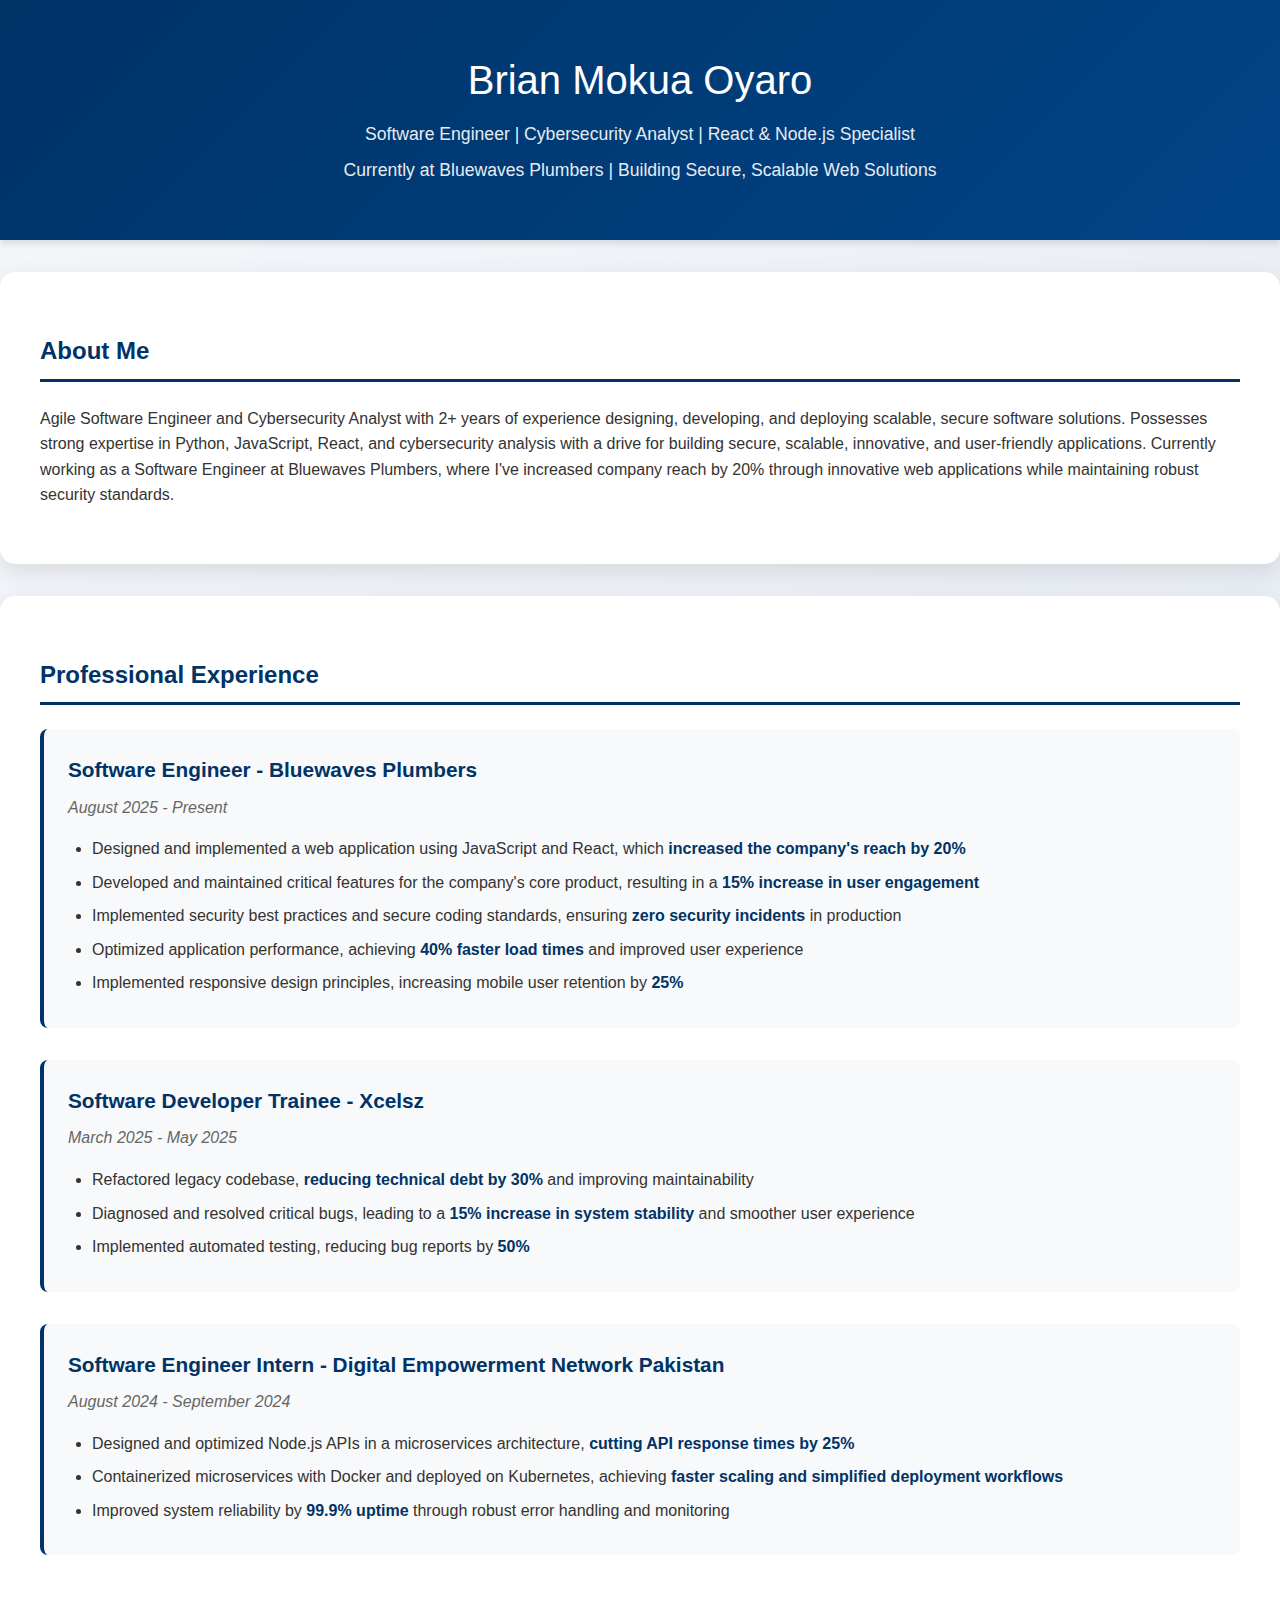
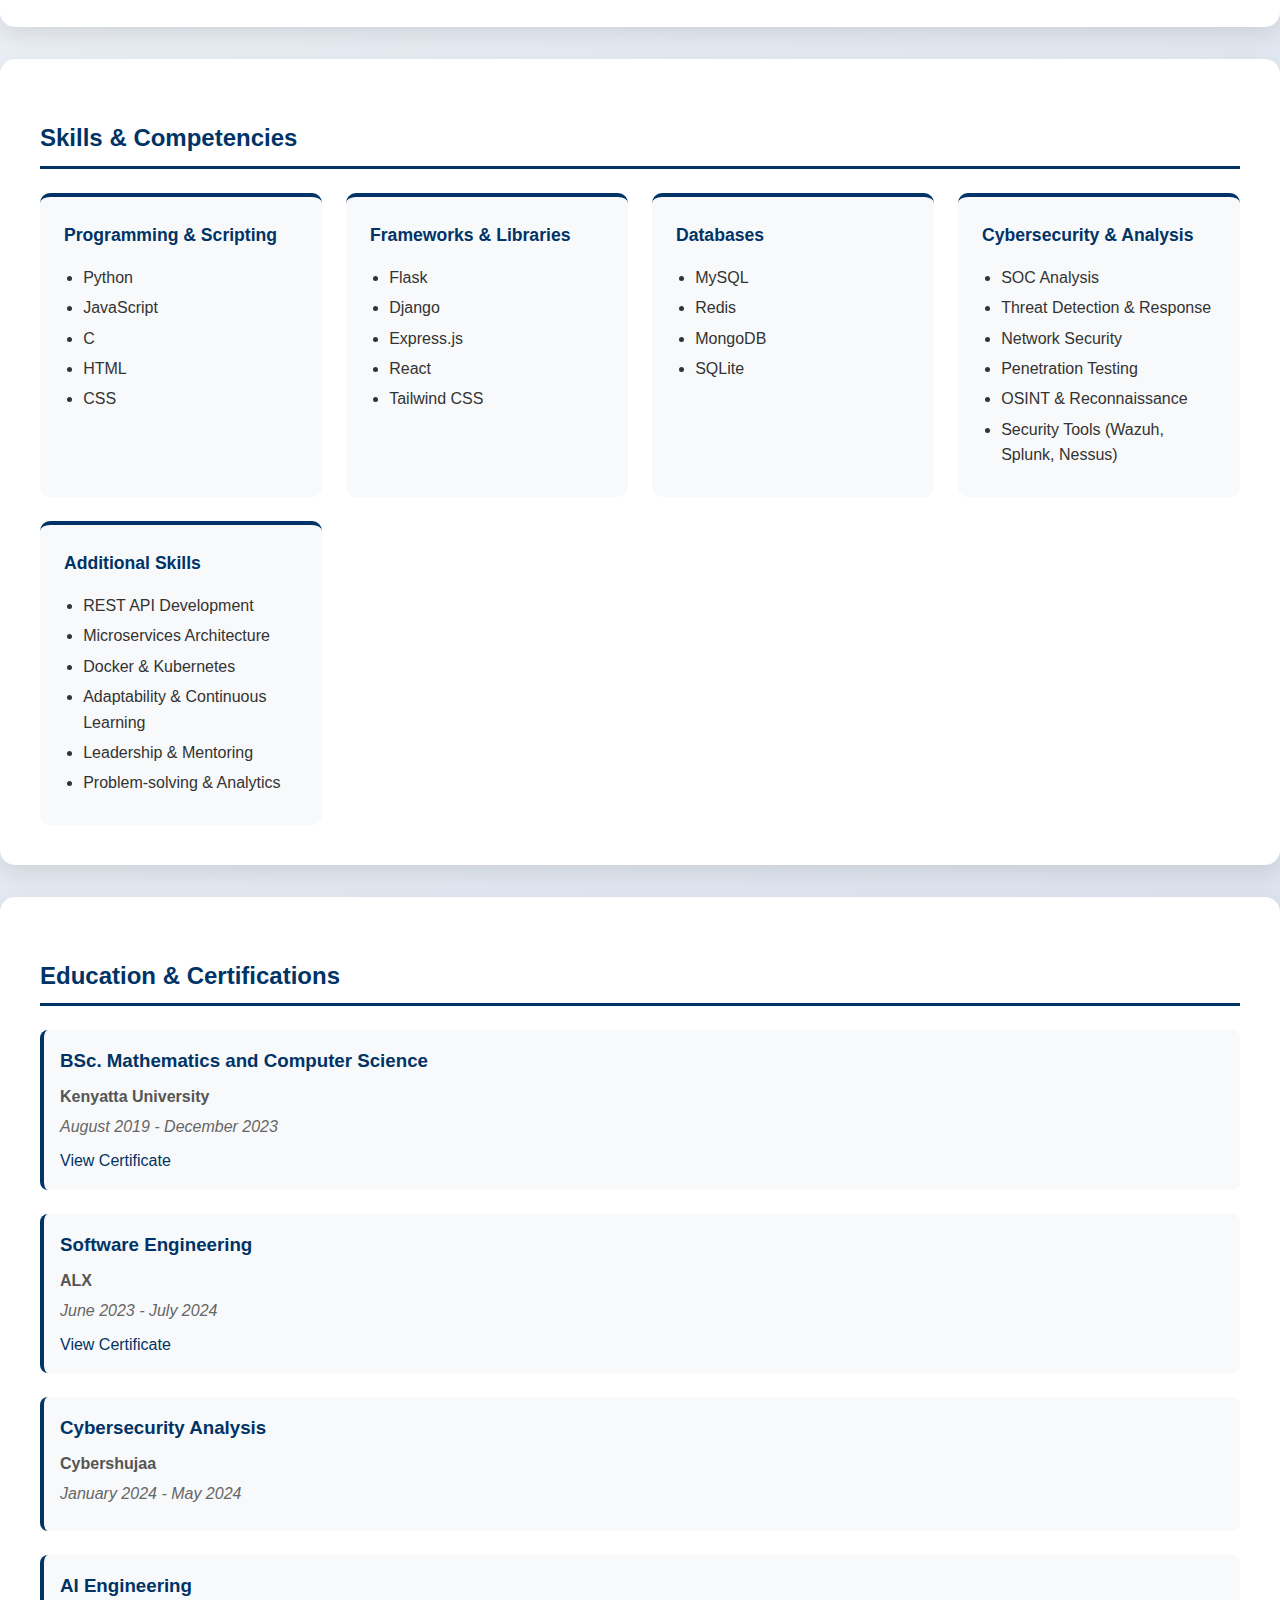
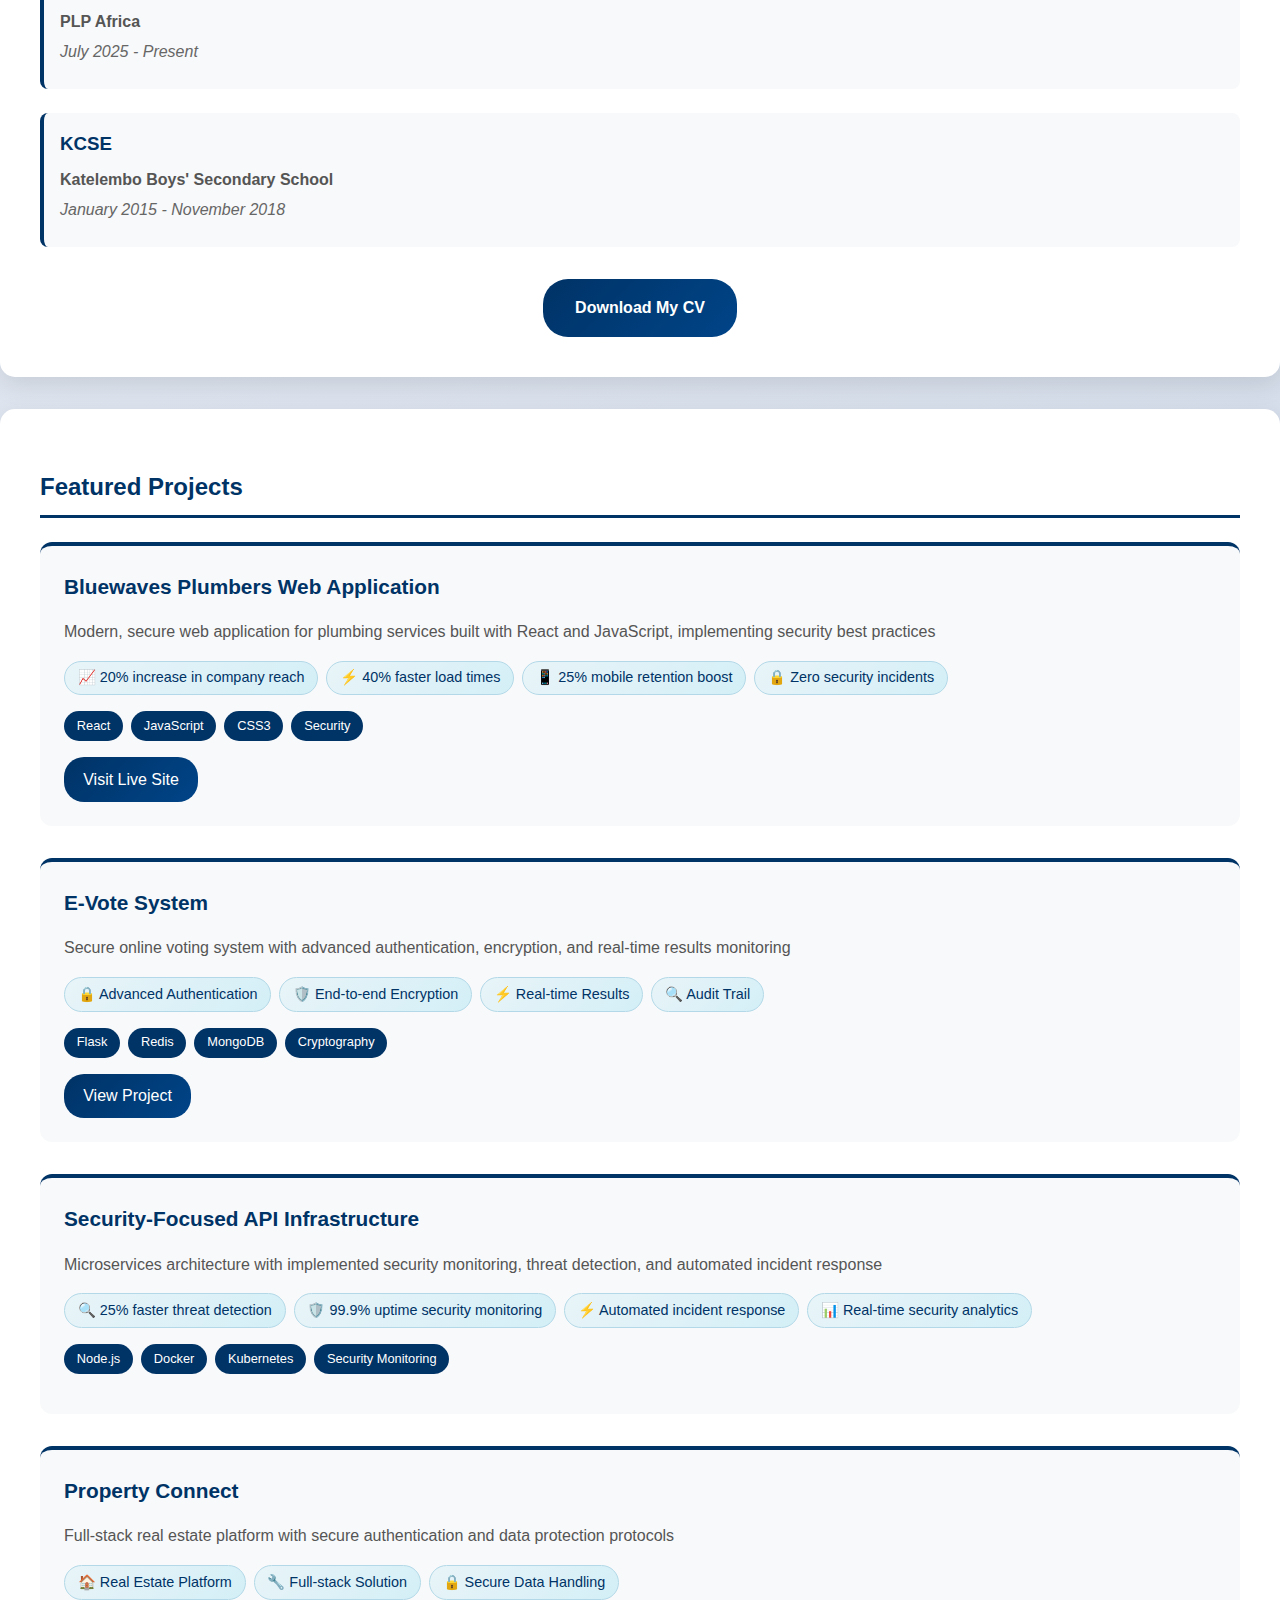
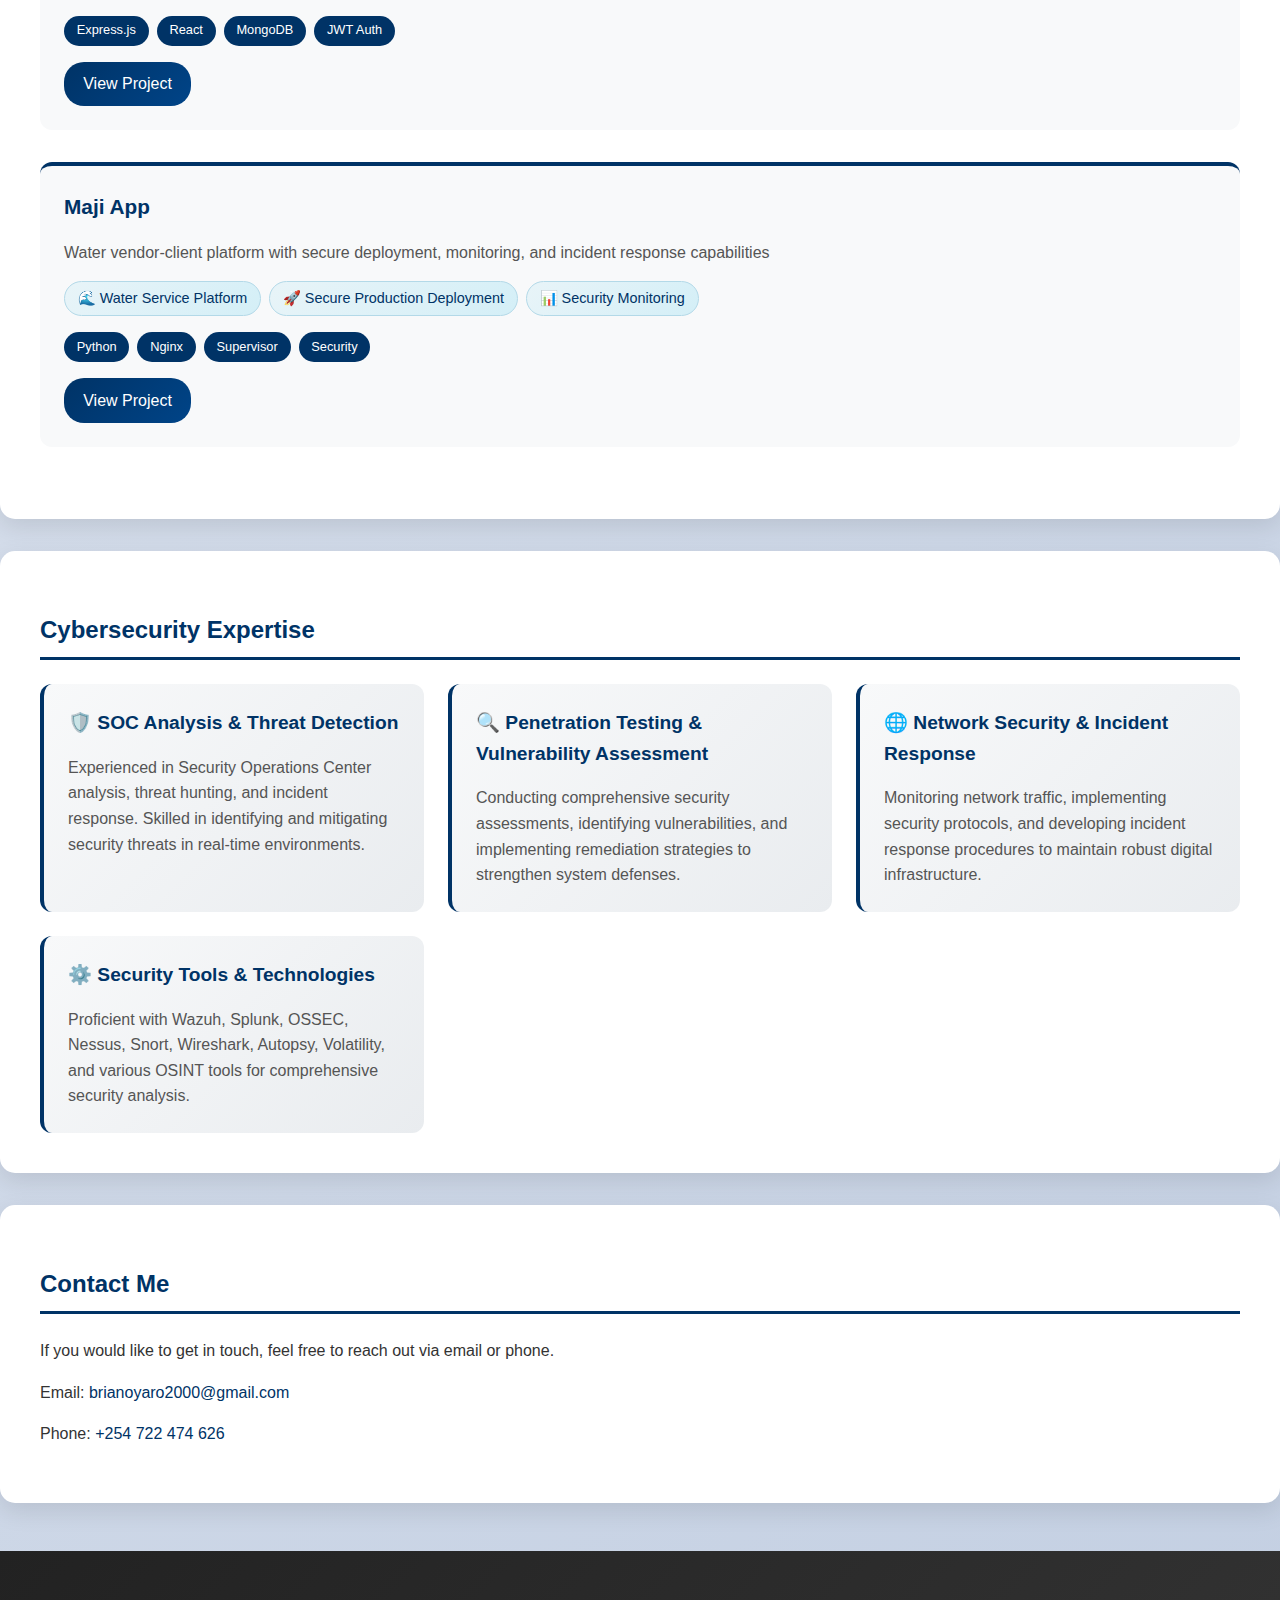
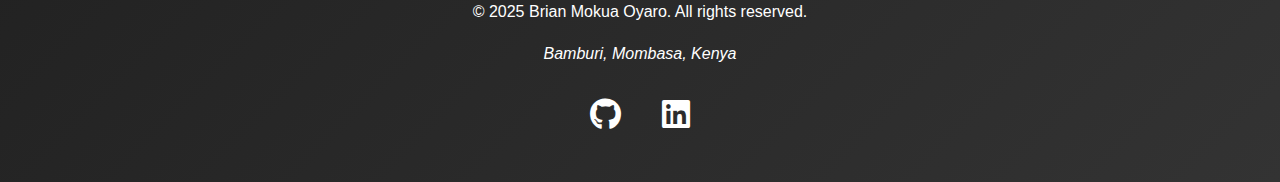
<file: temp/index.html>
<!DOCTYPE html>
<html lang="en">
<head>
  <meta charset="UTF-8" />
  <meta name="viewport" content="width=device-width, initial-scale=1.0" />
  <title>Brian Mokua Oyaro - Portfolio</title>
  <link rel="stylesheet" href="./styles/style.css" />
  <link rel="stylesheet" href="https://cdnjs.cloudflare.com/ajax/libs/font-awesome/6.4.0/css/all.min.css">
</head>
<body>
  <!-- Header Section -->
  <header>
    <h1>Brian Mokua Oyaro</h1>
    <p>Software Engineer | Cybersecurity Analyst | React & Node.js Specialist</p>
    <p>Currently at Bluewaves Plumbers | Building Secure, Scalable Web Solutions</p>
  </header>

  <!-- About Me -->
  <section id="about">
    <h2>About Me</h2>
    <p>Agile Software Engineer and Cybersecurity Analyst with 2+ years of experience designing, developing, and deploying scalable, secure software solutions. Possesses strong expertise in Python, JavaScript, React, and cybersecurity analysis with a drive for building secure, scalable, innovative, and user-friendly applications. Currently working as a Software Engineer at Bluewaves Plumbers, where I've increased company reach by 20% through innovative web applications while maintaining robust security standards.</p>
  </section>

  <!-- Professional Experience -->
  <section id="experience">
    <h2>Professional Experience</h2>
    <div class="experience-item">
      <h3>Software Engineer - Bluewaves Plumbers</h3>
      <p class="date">August 2025 - Present</p>
      <ul>
        <li>Designed and implemented a web application using JavaScript and React, which <strong>increased the company's reach by 20%</strong></li>
        <li>Developed and maintained critical features for the company's core product, resulting in a <strong>15% increase in user engagement</strong></li>
        <li>Implemented security best practices and secure coding standards, ensuring <strong>zero security incidents</strong> in production</li>
        <li>Optimized application performance, achieving <strong>40% faster load times</strong> and improved user experience</li>
        <li>Implemented responsive design principles, increasing mobile user retention by <strong>25%</strong></li>
      </ul>
    </div>
    
    <div class="experience-item">
      <h3>Software Developer Trainee - Xcelsz</h3>
      <p class="date">March 2025 - May 2025</p>
      <ul>
        <li>Refactored legacy codebase, <strong>reducing technical debt by 30%</strong> and improving maintainability</li>
        <li>Diagnosed and resolved critical bugs, leading to a <strong>15% increase in system stability</strong> and smoother user experience</li>
        <li>Implemented automated testing, reducing bug reports by <strong>50%</strong></li>
      </ul>
    </div>
    
    <div class="experience-item">
      <h3>Software Engineer Intern - Digital Empowerment Network Pakistan</h3>
      <p class="date">August 2024 - September 2024</p>
      <ul>
        <li>Designed and optimized Node.js APIs in a microservices architecture, <strong>cutting API response times by 25%</strong></li>
        <li>Containerized microservices with Docker and deployed on Kubernetes, achieving <strong>faster scaling and simplified deployment workflows</strong></li>
        <li>Improved system reliability by <strong>99.9% uptime</strong> through robust error handling and monitoring</li>
      </ul>
    </div>
  </section>

  <!-- Skills -->
  <section id="skills">
    <h2>Skills & Competencies</h2>
    <div class="skills-grid">
      <div class="skill-category">
        <h3>Programming & Scripting</h3>
        <ul>
          <li>Python</li>
          <li>JavaScript</li>
          <li>C</li>
          <li>HTML</li>
          <li>CSS</li>
        </ul>
      </div>
      <div class="skill-category">
        <h3>Frameworks & Libraries</h3>
        <ul>
          <li>Flask</li>
          <li>Django</li>
          <li>Express.js</li>
          <li>React</li>
          <li>Tailwind CSS</li>
        </ul>
      </div>
      <div class="skill-category">
        <h3>Databases</h3>
        <ul>
          <li>MySQL</li>
          <li>Redis</li>
          <li>MongoDB</li>
          <li>SQLite</li>
        </ul>
      </div>
      <div class="skill-category">
        <h3>Cybersecurity & Analysis</h3>
        <ul>
          <li>SOC Analysis</li>
          <li>Threat Detection & Response</li>
          <li>Network Security</li>
          <li>Penetration Testing</li>
          <li>OSINT & Reconnaissance</li>
          <li>Security Tools (Wazuh, Splunk, Nessus)</li>
        </ul>
      </div>
      <div class="skill-category">
        <h3>Additional Skills</h3>
        <ul>
          <li>REST API Development</li>
          <li>Microservices Architecture</li>
          <li>Docker & Kubernetes</li>
          <li>Adaptability & Continuous Learning</li>
          <li>Leadership & Mentoring</li>
          <li>Problem-solving & Analytics</li>
        </ul>
      </div>
    </div>
  </section>

  <!-- Education -->
  <section id="education">
    <h2>Education & Certifications</h2>
    <div class="education-item">
      <h3>BSc. Mathematics and Computer Science</h3>
      <p class="institution">Kenyatta University</p>
      <p class="date">August 2019 - December 2023</p>
      <a href="./assets/ku_certificate.pdf" target="_blank">View Certificate</a>
    </div>
    
    <div class="certification-item">
      <h3>Software Engineering</h3>
      <p class="institution">ALX</p>
      <p class="date">June 2023 - July 2024</p>
      <a href="./assets/17-short-specializations-certificate-brian-mokua.png" target="_blank">View Certificate</a>
    </div>
    
    <div class="certification-item">
      <h3>Cybersecurity Analysis</h3>
      <p class="institution">Cybershujaa</p>
      <p class="date">January 2024 - May 2024</p>
    </div>
    
    <div class="certification-item">
      <h3>AI Engineering</h3>
      <p class="institution">PLP Africa</p>
      <p class="date">July 2025 - Present</p>
    </div>
    
    <div class="certification-item">
      <h3>KCSE</h3>
      <p class="institution">Katelembo Boys' Secondary School</p>
      <p class="date">January 2015 - November 2018</p>
    </div>
    
    <div class="cv-download">
      <a href="./assets/brian_oyaro_2025_2_CV.pdf" download class="cv-button">Download My CV</a>
    </div>
  </section>

  <!-- Projects -->
  <section id="projects">
    <h2>Featured Projects</h2>
    <div class="project-item">
      <h3>Bluewaves Plumbers Web Application</h3>
      <p class="project-description">Modern, secure web application for plumbing services built with React and JavaScript, implementing security best practices</p>
      <div class="project-metrics">
        <span class="metric">📈 20% increase in company reach</span>
        <span class="metric">⚡ 40% faster load times</span>
        <span class="metric">📱 25% mobile retention boost</span>
        <span class="metric">🔒 Zero security incidents</span>
      </div>
      <div class="project-tech">
        <span class="tech-tag">React</span>
        <span class="tech-tag">JavaScript</span>
        <span class="tech-tag">CSS3</span>
        <span class="tech-tag">Security</span>
      </div>
      <a href="https://www.bluewavesplumbing.com" target="_blank" class="project-link">Visit Live Site</a>
    </div>
    
    <div class="project-item">
      <h3>E-Vote System</h3>
      <p class="project-description">Secure online voting system with advanced authentication, encryption, and real-time results monitoring</p>
      <div class="project-metrics">
        <span class="metric">🔒 Advanced Authentication</span>
        <span class="metric">🛡️ End-to-end Encryption</span>
        <span class="metric">⚡ Real-time Results</span>
        <span class="metric">🔍 Audit Trail</span>
      </div>
      <div class="project-tech">
        <span class="tech-tag">Flask</span>
        <span class="tech-tag">Redis</span>
        <span class="tech-tag">MongoDB</span>
        <span class="tech-tag">Cryptography</span>
      </div>
      <a href="https://github.com/Brianoyaro/e-vote" target="_blank" class="project-link">View Project</a>
    </div>
    
    <div class="project-item">
      <h3>Security-Focused API Infrastructure</h3>
      <p class="project-description">Microservices architecture with implemented security monitoring, threat detection, and automated incident response</p>
      <div class="project-metrics">
        <span class="metric">🔍 25% faster threat detection</span>
        <span class="metric">🛡️ 99.9% uptime security monitoring</span>
        <span class="metric">⚡ Automated incident response</span>
        <span class="metric">📊 Real-time security analytics</span>
      </div>
      <div class="project-tech">
        <span class="tech-tag">Node.js</span>
        <span class="tech-tag">Docker</span>
        <span class="tech-tag">Kubernetes</span>
        <span class="tech-tag">Security Monitoring</span>
      </div>
    </div>
    
    <div class="project-item">
      <h3>Property Connect</h3>
      <p class="project-description">Full-stack real estate platform with secure authentication and data protection protocols</p>
      <div class="project-metrics">
        <span class="metric">🏠 Real Estate Platform</span>
        <span class="metric">🔧 Full-stack Solution</span>
        <span class="metric">🔒 Secure Data Handling</span>
      </div>
      <div class="project-tech">
        <span class="tech-tag">Express.js</span>
        <span class="tech-tag">React</span>
        <span class="tech-tag">MongoDB</span>
        <span class="tech-tag">JWT Auth</span>
      </div>
      <a href="https://github.com/Brianoyaro/property_connect" target="_blank" class="project-link">View Project</a>
    </div>
    
    <div class="project-item">
      <h3>Maji App</h3>
      <p class="project-description">Water vendor-client platform with secure deployment, monitoring, and incident response capabilities</p>
      <div class="project-metrics">
        <span class="metric">🌊 Water Service Platform</span>
        <span class="metric">🚀 Secure Production Deployment</span>
        <span class="metric">📊 Security Monitoring</span>
      </div>
      <div class="project-tech">
        <span class="tech-tag">Python</span>
        <span class="tech-tag">Nginx</span>
        <span class="tech-tag">Supervisor</span>
        <span class="tech-tag">Security</span>
      </div>
      <a href="https://github.com/Brianoyaro/Maji" target="_blank" class="project-link">View Project</a>
    </div>
  </section>

  <!-- Cybersecurity Focus -->
  <section id="cybersecurity">
    <h2>Cybersecurity Expertise</h2>
    <div class="security-focus">
      <div class="security-item">
        <h3>🛡️ SOC Analysis & Threat Detection</h3>
        <p>Experienced in Security Operations Center analysis, threat hunting, and incident response. Skilled in identifying and mitigating security threats in real-time environments.</p>
      </div>
      
      <div class="security-item">
        <h3>🔍 Penetration Testing & Vulnerability Assessment</h3>
        <p>Conducting comprehensive security assessments, identifying vulnerabilities, and implementing remediation strategies to strengthen system defenses.</p>
      </div>
      
      <div class="security-item">
        <h3>🌐 Network Security & Incident Response</h3>
        <p>Monitoring network traffic, implementing security protocols, and developing incident response procedures to maintain robust digital infrastructure.</p>
      </div>
      
      <div class="security-item">
        <h3>⚙️ Security Tools & Technologies</h3>
        <p>Proficient with Wazuh, Splunk, OSSEC, Nessus, Snort, Wireshark, Autopsy, Volatility, and various OSINT tools for comprehensive security analysis.</p>
      </div>
    </div>
  </section>

  <!-- Contact -->
  <section id="contact">
    <h2>Contact Me</h2>
    <p>If you would like to get in touch, feel free to reach out via email or phone.</p>
    <p>Email: <a href="mailto:brianoyaro2000@gmail.com">brianoyaro2000@gmail.com</a></p>
    <p>Phone: <a href="tel:+254722474626">+254 722 474 626</a></p>
  </section>
  
  <!-- Footer -->
  <footer>
    <p>&copy; 2025 Brian Mokua Oyaro. All rights reserved.</p>
    <address>Bamburi, Mombasa, Kenya</address>
    <div class="social-links">
      <p>
        <a href="https://github.com/Brianoyaro" target="_blank"><i class="fab fa-github fa-2x"></i></a>
      </p>
      <p>
        <a href="https://www.linkedin.com/in/brianmokuaoyaro" target="_blank"><i class="fab fa-linkedin fa-2x"></i></a>
      </p>
    </div>
  </footer>
</body>
</html>
</file>
<file: temp/styles/style.css>
/* Global Styles */
body {
  font-family: 'Segoe UI', Tahoma, Geneva, Verdana, sans-serif;
  margin: 0;
  padding: 0;
  background: linear-gradient(135deg, #f5f7fa 0%, #c3cfe2 100%);
  color: #333;
  line-height: 1.6;
  box-sizing: border-box;
}

/* Header */
header {
  background: linear-gradient(135deg, #003366 0%, #004488 100%);
  color: white;
  padding: 3rem 0;
  text-align: center;
  box-shadow: 0 4px 6px rgba(0, 0, 0, 0.1);
}

header h1 {
  color: white;
  margin: 0;
  font-size: 2.5rem;
  font-weight: 300;
}

header p {
  margin: 0.5rem 0;
  font-size: 1.1rem;
  opacity: 0.9;
}

/* Sections */
section {
  background-color: white;
  margin: 2rem auto;
  padding: 2.5rem;
  border-radius: 15px;
  box-shadow: 0 8px 25px rgba(0, 0, 0, 0.1);
  max-width: 1200px;
  transition: transform 0.3s ease, box-shadow 0.3s ease;
}

section:hover {
  transform: translateY(-2px);
  box-shadow: 0 12px 35px rgba(0, 0, 0, 0.15);
}

/* Headings */
h1, h2 {
  color: #003366;
}

h2 {
  border-bottom: 3px solid #003366;
  padding-bottom: 0.5rem;
  margin-bottom: 1.5rem;
}

header h1 {
  color: white;
}

/* Experience Section */
.experience-item {
  margin-bottom: 2rem;
  padding: 1.5rem;
  border-left: 4px solid #003366;
  background: #f8f9fa;
  border-radius: 8px;
}

.experience-item h3 {
  color: #003366;
  margin: 0 0 0.5rem 0;
  font-size: 1.3rem;
}

.experience-item .date {
  color: #666;
  font-style: italic;
  margin: 0 0 1rem 0;
}

.experience-item ul {
  margin: 0;
}

.experience-item li {
  margin-bottom: 0.5rem;
}

.experience-item strong {
  color: #003366;
  font-weight: 600;
}

/* Skills Grid */
.skills-grid {
  display: grid;
  grid-template-columns: repeat(auto-fit, minmax(250px, 1fr));
  gap: 1.5rem;
  margin-top: 1rem;
}

.skill-category {
  background: #f8f9fa;
  padding: 1.5rem;
  border-radius: 10px;
  border-top: 4px solid #003366;
}

.skill-category h3 {
  color: #003366;
  margin: 0 0 1rem 0;
  font-size: 1.1rem;
}

.skill-category ul {
  margin: 0;
  padding-left: 1.2rem;
}

.skill-category li {
  margin-bottom: 0.3rem;
}

/* Education & Certifications */
.education-item, .certification-item {
  margin-bottom: 1.5rem;
  padding: 1rem;
  background: #f8f9fa;
  border-radius: 8px;
  border-left: 4px solid #003366;
}

.education-item h3, .certification-item h3 {
  color: #003366;
  margin: 0 0 0.5rem 0;
}

.institution {
  font-weight: 600;
  color: #555;
  margin: 0 0 0.3rem 0;
}

.date {
  color: #666;
  font-style: italic;
  margin: 0 0 0.5rem 0;
}

.cv-download {
  text-align: center;
  margin-top: 2rem;
}

.cv-button {
  display: inline-block;
  background: linear-gradient(135deg, #003366 0%, #004488 100%);
  color: white;
  padding: 1rem 2rem;
  text-decoration: none;
  border-radius: 25px;
  font-weight: 600;
  transition: transform 0.3s ease, box-shadow 0.3s ease;
}

.cv-button:hover {
  transform: translateY(-2px);
  box-shadow: 0 8px 20px rgba(0, 51, 102, 0.3);
  text-decoration: none;
  color: white;
}

/* Projects */
.project-item {
  margin-bottom: 2rem;
  padding: 1.5rem;
  background: #f8f9fa;
  border-radius: 12px;
  border-top: 4px solid #003366;
  transition: transform 0.3s ease;
}

.project-item:hover {
  transform: translateY(-3px);
}

.project-item h3 {
  color: #003366;
  margin: 0 0 0.5rem 0;
  font-size: 1.3rem;
}

.project-description {
  color: #555;
  margin-bottom: 1rem;
  font-size: 1rem;
}

.project-metrics {
  display: flex;
  flex-wrap: wrap;
  gap: 0.5rem;
  margin-bottom: 1rem;
}

.metric {
  background: linear-gradient(135deg, #e8f4f8 0%, #d4eff7 100%);
  color: #003366;
  padding: 0.3rem 0.8rem;
  border-radius: 20px;
  font-size: 0.9rem;
  font-weight: 500;
  border: 1px solid #b3d9e8;
}

.project-tech {
  display: flex;
  flex-wrap: wrap;
  gap: 0.5rem;
  margin-bottom: 1rem;
}

.tech-tag {
  background: #003366;
  color: white;
  padding: 0.3rem 0.8rem;
  border-radius: 15px;
  font-size: 0.8rem;
  font-weight: 500;
}

.project-link {
  display: inline-block;
  background: linear-gradient(135deg, #003366 0%, #004488 100%);
  color: white;
  padding: 0.6rem 1.2rem;
  text-decoration: none;
  border-radius: 20px;
  font-weight: 500;
  transition: transform 0.3s ease;
}

.project-link:hover {
  transform: translateY(-1px);
  text-decoration: none;
  color: white;
}

/* Cybersecurity Section */
.security-focus {
  display: grid;
  grid-template-columns: repeat(auto-fit, minmax(300px, 1fr));
  gap: 1.5rem;
  margin-top: 1rem;
}

.security-item {
  background: linear-gradient(135deg, #f8f9fa 0%, #e9ecef 100%);
  padding: 1.5rem;
  border-radius: 12px;
  border-left: 4px solid #003366;
  transition: transform 0.3s ease, box-shadow 0.3s ease;
}

.security-item:hover {
  transform: translateY(-3px);
  box-shadow: 0 8px 25px rgba(0, 51, 102, 0.15);
}

.security-item h3 {
  color: #003366;
  margin: 0 0 1rem 0;
  font-size: 1.2rem;
  display: flex;
  align-items: center;
  gap: 0.5rem;
}

.security-item p {
  color: #555;
  margin: 0;
  line-height: 1.6;
}

/* Enhanced Skills Grid for Cybersecurity */
.skills-grid {
  display: grid;
  grid-template-columns: repeat(auto-fit, minmax(250px, 1fr));
  gap: 1.5rem;
  margin-top: 1rem;
}

.skill-category {
  background: #f8f9fa;
  padding: 1.5rem;
  border-radius: 10px;
  border-top: 4px solid #003366;
  transition: transform 0.3s ease;
}

.skill-category:hover {
  transform: translateY(-2px);
}

/* Lists */
ul {
  padding-left: 1.5rem;
}

/* Links */
a {
  color: #003366;
  text-decoration: none;
}
a:hover {
  text-decoration: underline;
}

/* Form */
.form-input {
  display: flex;
  flex-direction: column;
  max-width: 500px;
}
input, textarea {
  margin-bottom: 1rem;
  padding: 0.75rem;
  border: 1px solid #ccc;
  border-radius: 5px;
}
button {
  background-color: #003366;
  color: white;
  padding: 0.75rem;
  border: none;
  border-radius: 5px;
  cursor: pointer;
}
button:hover {
  background-color: #002244;
}

/* Footer */
footer {
  text-align: center;
  background: linear-gradient(135deg, #222 0%, #333 100%);
  color: white;
  padding: 2rem;
  margin-top: 3rem;
}

.social-links {
  display: flex;
  width: 100px;
  justify-content: space-between;
  align-items: center;
  margin: 1rem auto 0;
}

.social-links a {
  color: white;
  transition: transform 0.3s ease, color 0.3s ease;
}

.social-links a:hover {
  transform: translateY(-3px);
  color: #4CAF50;
}

/* Responsive Design */
@media (max-width: 768px) {
  header h1 {
    font-size: 2rem;
  }
  
  section {
    margin: 1rem;
    padding: 1.5rem;
  }
  
  .skills-grid {
    grid-template-columns: 1fr;
  }
  
  .security-focus {
    grid-template-columns: 1fr;
  }
  
  .project-metrics, .project-tech {
    flex-direction: column;
    align-items: flex-start;
  }
  
  .metric, .tech-tag {
    margin-bottom: 0.3rem;
  }
}

@media (max-width: 480px) {
  header {
    padding: 2rem 1rem;
  }
  
  header h1 {
    font-size: 1.8rem;
  }
  
  header p {
    font-size: 1rem;
  }
  
  section {
    margin: 0.5rem;
    padding: 1rem;
  }
}
</file>
